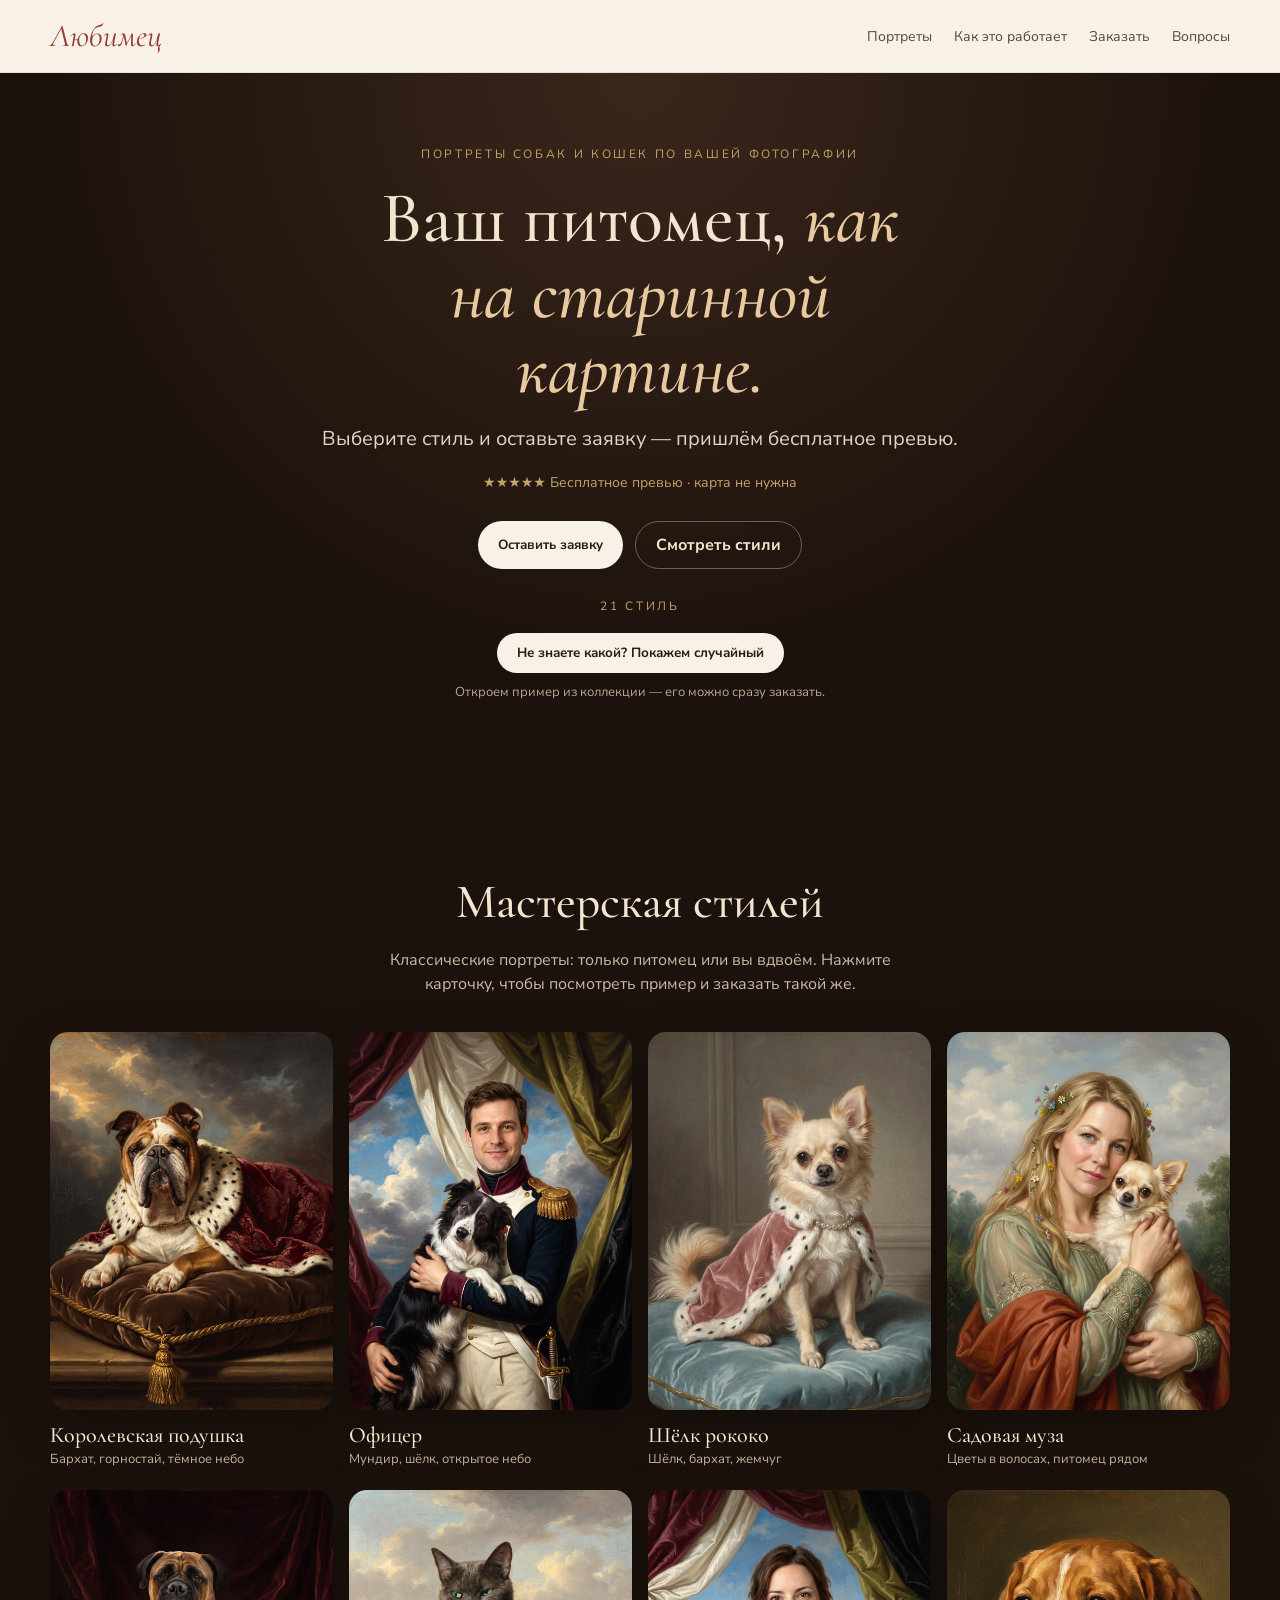
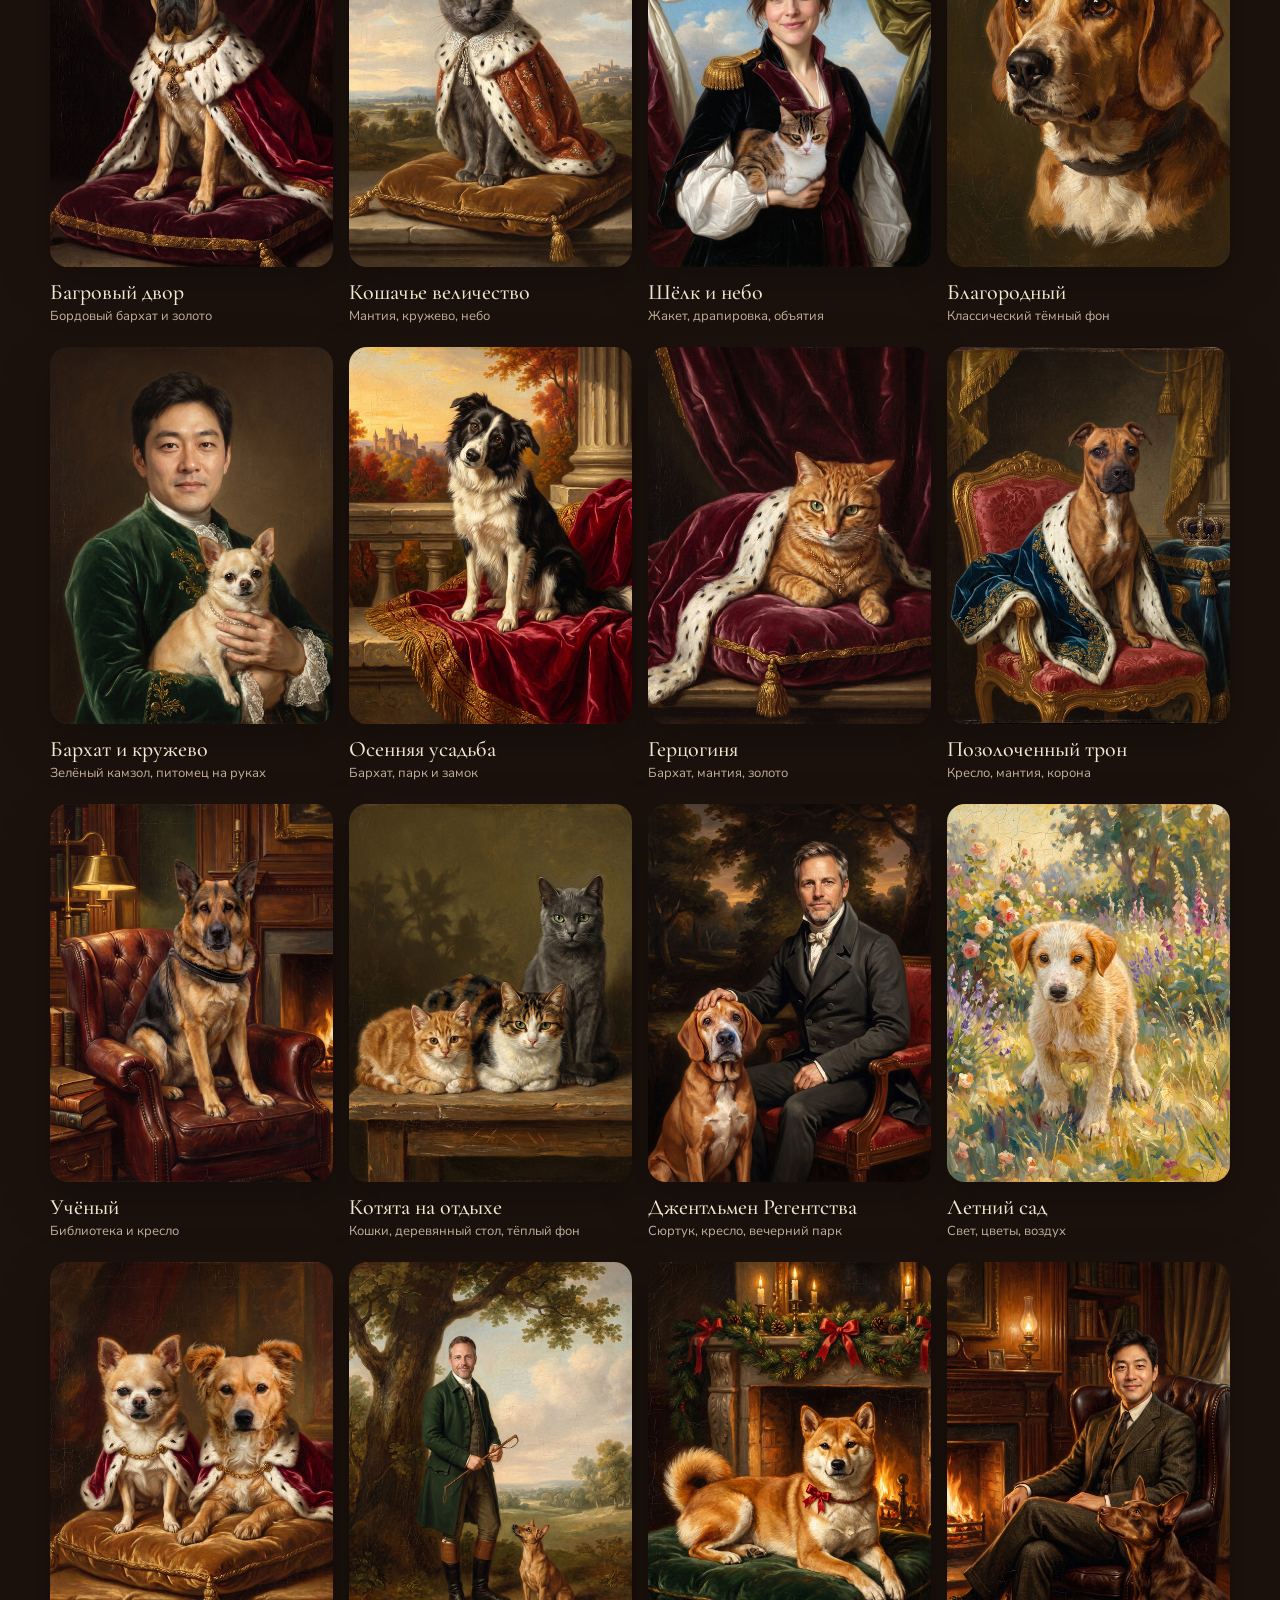
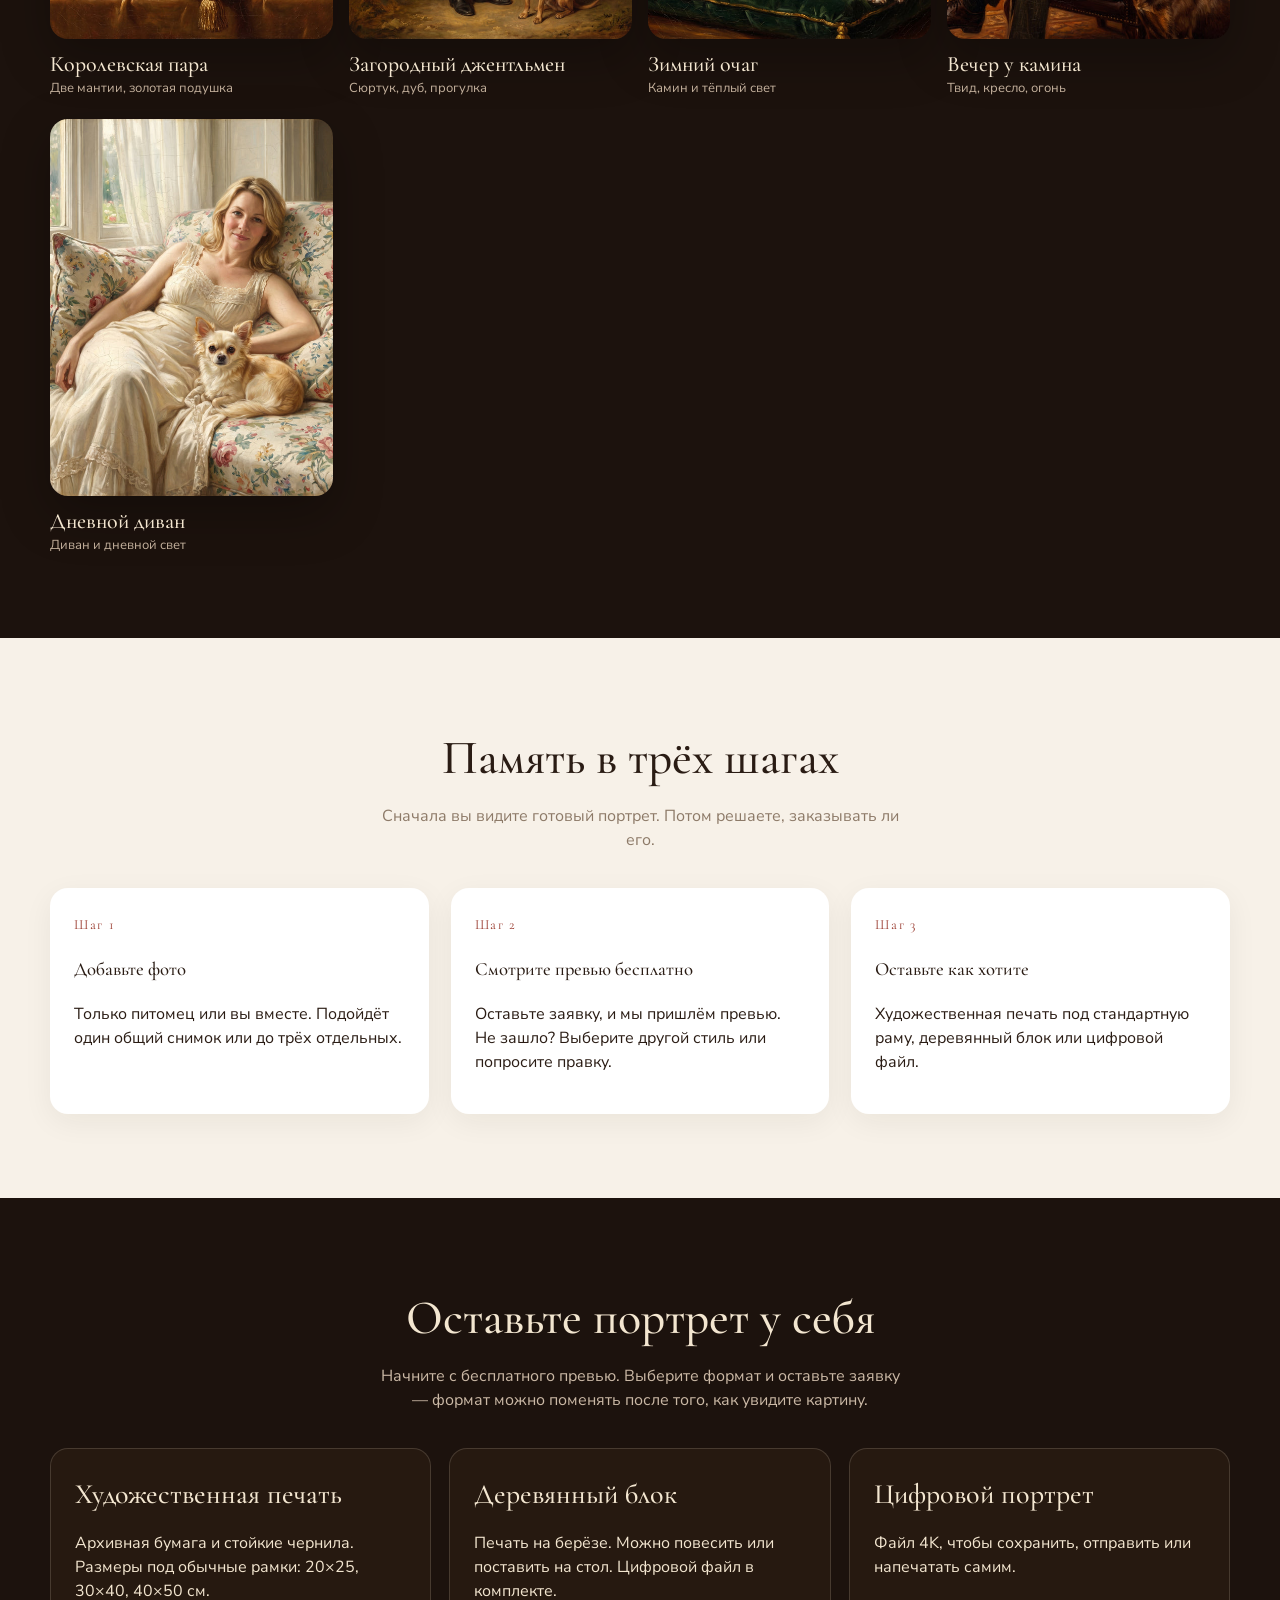
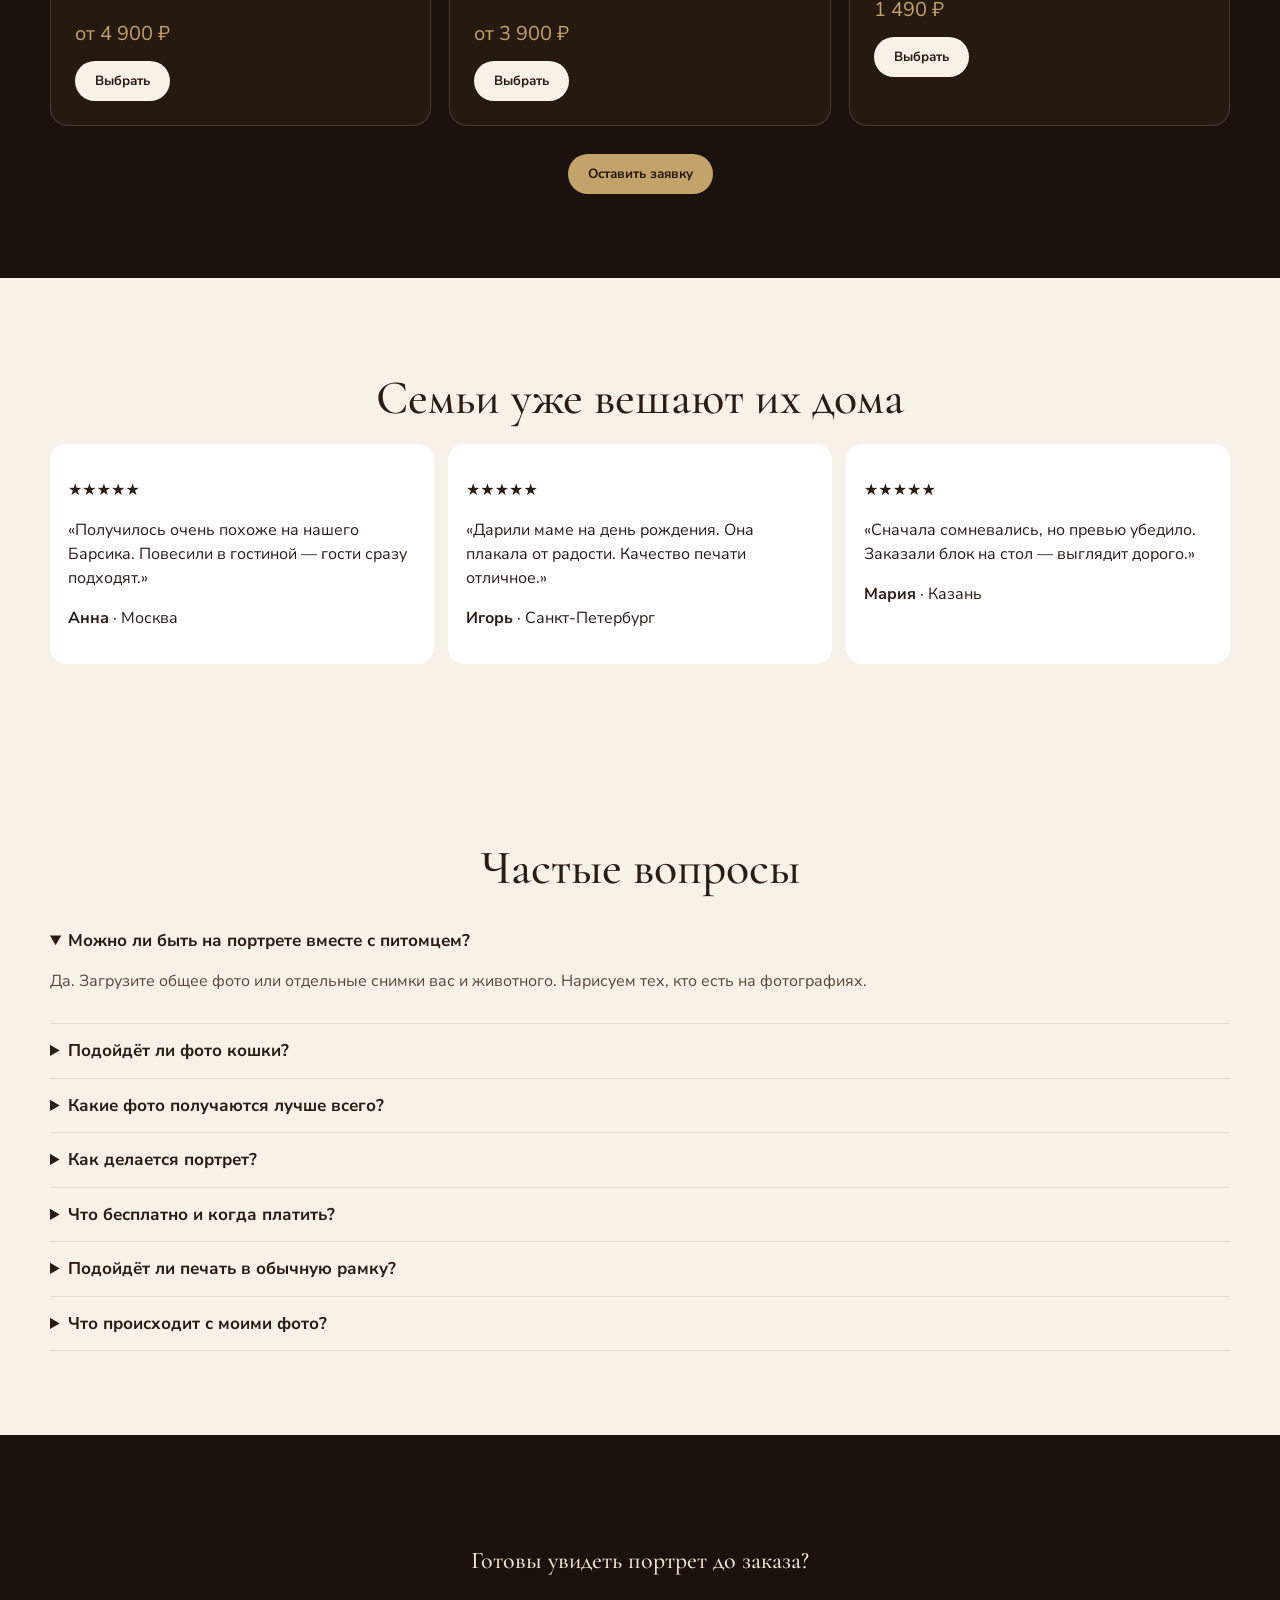
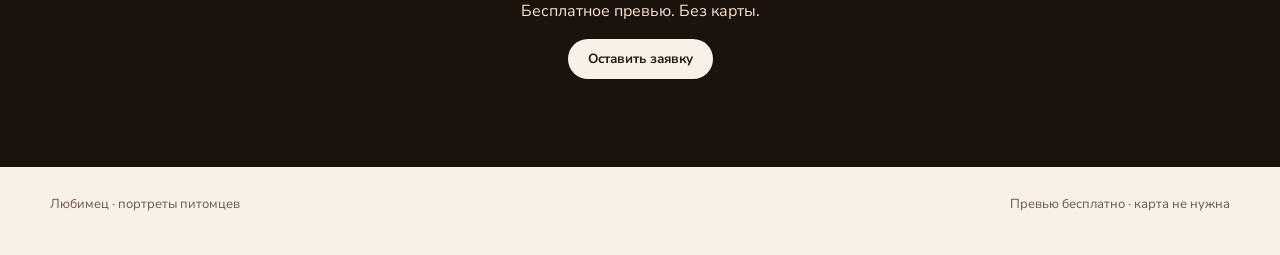
<file: index.html>
<!DOCTYPE html>
<html lang="ru">
<head>
  <meta charset="UTF-8">
  <meta name="viewport" content="width=device-width, initial-scale=1.0">
  <title>Любимец — портрет вас с питомцем</title>
  <meta name="description" content="Портреты собак и кошек в классических стилях. Загрузите фото, выберите стиль и оставьте заявку — превью бесплатно. Печать или цифровой файл.">
  <meta name="theme-color" content="#1c120d">
  <meta property="og:type" content="website">
  <meta property="og:title" content="Любимец — портрет вас с питомцем">
  <meta property="og:description" content="Выберите художественный стиль, оставьте заявку и получите бесплатное превью портрета питомца.">
  <meta property="og:locale" content="ru_RU">
  <link rel="icon" href="./favicon.svg" type="image/svg+xml">
  <link rel="preconnect" href="https://fonts.googleapis.com">
  <link rel="preconnect" href="https://fonts.gstatic.com" crossorigin>
  <link href="https://fonts.googleapis.com/css2?family=Cormorant+Garamond:ital,wght@0,500;0,600;1,500&family=Nunito+Sans:wght@400;600;700&display=swap" rel="stylesheet">
  <link rel="stylesheet" href="./css/styles.css">
</head>

<!-- Yandex.Metrika counter -->
<script type="text/javascript">
    (function(m,e,t,r,i,k,a){
        m[i]=m[i]||function(){(m[i].a=m[i].a||[]).push(arguments)};
        m[i].l=1*new Date();
        for (var j = 0; j < document.scripts.length; j++) {if (document.scripts[j].src === r) { return; }}
        k=e.createElement(t),a=e.getElementsByTagName(t)[0],k.async=1,k.src=r,a.parentNode.insertBefore(k,a)
    })(window, document,'script','https://mc.yandex.ru/metrika/tag.js?id=113410914', 'ym');

    ym(113410914, 'init', {ssr:true, webvisor:true, clickmap:true, ecommerce:"dataLayer", referrer: document.referrer, url: location.href, accurateTrackBounce:true, trackLinks:true});
</script>
<noscript><div><img src="https://mc.yandex.ru/watch/113410914" style="position:absolute; left:-9999px;" alt="" /></div></noscript>
<!-- /Yandex.Metrika counter -->
<body>
  <header class="site-header">
    <div class="container header-inner">
      <a class="logo" href="#top">Любимец</a>
      <nav class="nav" aria-label="Меню">
        <a href="#styles">Портреты</a>
        <a href="#how">Как это работает</a>
        <a href="#order">Заказать</a>
        <a href="#faq">Вопросы</a>
      </nav>
      <button class="menu-toggle" type="button" aria-label="Открыть меню" aria-expanded="false" aria-controls="mobile-nav">☰</button>
    </div>
    <nav class="mobile-nav" id="mobile-nav" aria-label="Мобильное меню">
      <a href="#styles">Портреты</a>
      <a href="#how">Как это работает</a>
      <a href="#order">Заказать</a>
      <a href="#faq">Вопросы</a>
    </nav>
  </header>

  <main id="top">
    <section class="hero">
      <div class="container">
        <p class="kicker">Портреты собак и кошек по вашей фотографии</p>
        <h1>Ваш питомец, <em>как на старинной картине.</em></h1>
        <p class="lede">Выберите стиль и оставьте заявку — пришлём бесплатное превью.</p>
        <p class="stars">★★★★★ Бесплатное превью · карта не нужна</p>
        <div class="hero-cta">
          <button class="btn btn-light" id="open-order-hero" type="button">Оставить заявку</button>
          <a class="btn btn-ghost" href="#styles">Смотреть стили</a>
        </div>
        <div class="surprise">
          <p class="kicker">21 стиль</p>
          <button class="btn btn-light" id="surprise" type="button">Не знаете какой? Покажем случайный</button>
          <p class="hint">Откроем пример из коллекции — его можно сразу заказать.</p>
        </div>
      </div>
    </section>

    <section class="section dark" id="styles">
      <div class="container">
        <h2>Мастерская стилей</h2>
        <p class="sub">Классические портреты: только питомец или вы вдвоём. Нажмите карточку, чтобы посмотреть пример и заказать такой же.</p>
        <div class="styles">
          <button class="style-card" data-style-id="cushion" data-style='{"id":"cushion","name":"Королевская подушка","blurb":"Бархатная подушка, горностай, грозовое небо.","cover":"./ps-royal-cushion.jpg"}'>
            <img alt="Стиль Королевская подушка" src="./ps-royal-cushion.jpg" loading="lazy">
            <h3>Королевская подушка</h3>
            <p>Бархат, горностай, тёмное небо</p>
          </button>
          <button class="style-card" data-style-id="officer" data-style='{"id":"officer","name":"Офицер","blurb":"Парадный мундир, шёлковые драпировки, открытое небо.","cover":"./ps-the-officer.jpg"}'>
            <img alt="Стиль Офицер" src="./ps-the-officer.jpg" loading="lazy">
            <h3>Офицер</h3>
            <p>Мундир, шёлк, открытое небо</p>
          </button>
          <button class="style-card" data-style-id="rococo" data-style='{"id":"rococo","name":"Шёлк рококо","blurb":"Голубой шёлк, розовый бархат, жемчуг.","cover":"./ps-rococo-silk.jpg"}'>
            <img alt="Стиль Шёлк рококо" src="./ps-rococo-silk.jpg" loading="lazy">
            <h3>Шёлк рококо</h3>
            <p>Шёлк, бархат, жемчуг</p>
          </button>
          <button class="style-card" data-style-id="muse" data-style='{"id":"muse","name":"Садовая муза","blurb":"Цветы в волосах, питомец на руках.","cover":"./ps-garden-muse.jpg"}'>
            <img alt="Стиль Садовая муза" src="./ps-garden-muse.jpg" loading="lazy">
            <h3>Садовая муза</h3>
            <p>Цветы в волосах, питомец рядом</p>
          </button>
          <button class="style-card" data-style-id="crimson" data-style='{"id":"crimson","name":"Багровый двор","blurb":"Бордовый бархат, золото, горностай.","cover":"./ps-crimson-court.jpg"}'>
            <img alt="Стиль Багровый двор" src="./ps-crimson-court.jpg" loading="lazy">
            <h3>Багровый двор</h3>
            <p>Бордовый бархат и золото</p>
          </button>
          <button class="style-card" data-style-id="feline" data-style='{"id":"feline","name":"Кошачье величество","blurb":"Парчовая мантия, кружевной воротник, тосканский пейзаж.","cover":"./ps-feline-majesty.jpg"}'>
            <img alt="Стиль Кошачье величество" src="./ps-feline-majesty.jpg" loading="lazy">
            <h3>Кошачье величество</h3>
            <p>Мантия, кружево, небо</p>
          </button>
          <button class="style-card" data-style-id="silk" data-style='{"id":"silk","name":"Шёлк и небо","blurb":"Бархатный жакет, питомец на руках.","cover":"./ps-silk-and-sky.jpg"}'>
            <img alt="Стиль Шёлк и небо" src="./ps-silk-and-sky.jpg" loading="lazy">
            <h3>Шёлк и небо</h3>
            <p>Жакет, драпировка, объятия</p>
          </button>
          <button class="style-card" data-style-id="noble" data-style='{"id":"noble","name":"Благородный","blurb":"Голова и грудь, тёмный классический фон.","cover":"./ps-the-noble.jpg"}'>
            <img alt="Стиль Благородный" src="./ps-the-noble.jpg" loading="lazy">
            <h3>Благородный</h3>
            <p>Классический тёмный фон</p>
          </button>
          <button class="style-card" data-style-id="lace" data-style='{"id":"lace","name":"Бархат и кружево","blurb":"Зелёный камзол, кружевное жабо.","cover":"./ps-velvet-and-lace.jpg"}'>
            <img alt="Стиль Бархат и кружево" src="./ps-velvet-and-lace.jpg" loading="lazy">
            <h3>Бархат и кружево</h3>
            <p>Зелёный камзол, питомец на руках</p>
          </button>
          <button class="style-card" data-style-id="autumn" data-style='{"id":"autumn","name":"Осенняя усадьба","blurb":"Красный бархат, осенние деревья, замок.","cover":"./ps-autumn-estate.jpg"}'>
            <img alt="Стиль Осенняя усадьба" src="./ps-autumn-estate.jpg" loading="lazy">
            <h3>Осенняя усадьба</h3>
            <p>Бархат, парк и замок</p>
          </button>
          <button class="style-card" data-style-id="duchess" data-style='{"id":"duchess","name":"Герцогиня","blurb":"Бордовый бархат, горностай, золотая цепь.","cover":"./ps-the-duchess.jpg"}'>
            <img alt="Стиль Герцогиня" src="./ps-the-duchess.jpg" loading="lazy">
            <h3>Герцогиня</h3>
            <p>Бархат, мантия, золото</p>
          </button>
          <button class="style-card" data-style-id="throne" data-style='{"id":"throne","name":"Позолоченный трон","blurb":"Золотое кресло, синяя мантия, маленькая корона.","cover":"./ps-gilded-throne.jpg"}'>
            <img alt="Стиль Позолоченный трон" src="./ps-gilded-throne.jpg" loading="lazy">
            <h3>Позолоченный трон</h3>
            <p>Кресло, мантия, корона</p>
          </button>
          <button class="style-card" data-style-id="library" data-style='{"id":"library","name":"Учёный","blurb":"Кожаное кресло, книги и камин.","cover":"./ps-the-scholar.jpg"}'>
            <img alt="Стиль Учёный" src="./ps-the-scholar.jpg" loading="lazy">
            <h3>Учёный</h3>
            <p>Библиотека и кресло</p>
          </button>
          <button class="style-card" data-style-id="kittens" data-style='{"id":"kittens","name":"Котята на отдыхе","blurb":"Кошки на старом деревянном столе, мягкий тёплый свет.","cover":"./ps-kittens-at-rest.jpg"}'>
            <img alt="Стиль Котята на отдыхе" src="./ps-kittens-at-rest.jpg" loading="lazy">
            <h3>Котята на отдыхе</h3>
            <p>Кошки, деревянный стол, тёплый фон</p>
          </button>
          <button class="style-card" data-style-id="regency" data-style='{"id":"regency","name":"Джентльмен Регентства","blurb":"Тёмный сюртук, красное кресло, вечерний парк.","cover":"./ps-regency-gentleman.jpg"}'>
            <img alt="Стиль Джентльмен Регентства" src="./ps-regency-gentleman.jpg" loading="lazy">
            <h3>Джентльмен Регентства</h3>
            <p>Сюртук, кресло, вечерний парк</p>
          </button>
          <button class="style-card" data-style-id="garden" data-style='{"id":"garden","name":"Летний сад","blurb":"Импрессионизм, солнечные цветы.","cover":"./ps-summer-garden.jpg"}'>
            <img alt="Стиль Летний сад" src="./ps-summer-garden.jpg" loading="lazy">
            <h3>Летний сад</h3>
            <p>Свет, цветы, воздух</p>
          </button>
          <button class="style-card" data-style-id="pair" data-style='{"id":"pair","name":"Королевская пара","blurb":"Двое питомцев в бархатных мантиях на золотой подушке.","cover":"./ps-royal-pair.jpg"}'>
            <img alt="Стиль Королевская пара" src="./ps-royal-pair.jpg" loading="lazy">
            <h3>Королевская пара</h3>
            <p>Две мантии, золотая подушка</p>
          </button>
          <button class="style-card" data-style-id="country" data-style='{"id":"country","name":"Загородный джентльмен","blurb":"Зелёный сюртук, старый дуб, английский пейзаж.","cover":"./ps-country-gentleman.jpg"}'>
            <img alt="Стиль Загородный джентльмен" src="./ps-country-gentleman.jpg" loading="lazy">
            <h3>Загородный джентльмен</h3>
            <p>Сюртук, дуб, прогулка</p>
          </button>
          <button class="style-card" data-style-id="hearth" data-style='{"id":"hearth","name":"Зимний очаг","blurb":"Камин, гирлянда и свет свечей.","cover":"./ps-winter-hearth.jpg"}'>
            <img alt="Стиль Зимний очаг" src="./ps-winter-hearth.jpg" loading="lazy">
            <h3>Зимний очаг</h3>
            <p>Камин и тёплый свет</p>
          </button>
          <button class="style-card" data-style-id="fireside" data-style='{"id":"fireside","name":"Вечер у камина","blurb":"Твидовый костюм, кожаное кресло, огонь в камине.","cover":"./ps-fireside-evening.jpg"}'>
            <img alt="Стиль Вечер у камина" src="./ps-fireside-evening.jpg" loading="lazy">
            <h3>Вечер у камина</h3>
            <p>Твид, кресло, огонь</p>
          </button>
          <button class="style-card" data-style-id="sofa" data-style='{"id":"sofa","name":"Дневной диван","blurb":"Цветочный диван, мягкий дневной свет.","cover":"./ps-afternoon-sofa.jpg"}'>
            <img alt="Стиль Дневной диван" src="./ps-afternoon-sofa.jpg" loading="lazy">
            <h3>Дневной диван</h3>
            <p>Диван и дневной свет</p>
          </button>
        </div>
      </div>
    </section>

    <section class="section" id="how">
      <div class="container">
        <h2>Память в трёх шагах</h2>
        <p class="sub">Сначала вы видите готовый портрет. Потом решаете, заказывать ли его.</p>
        <div class="steps">
          <article class="step">
            <span>Шаг 1</span>
            <h3>Добавьте фото</h3>
            <p>Только питомец или вы вместе. Подойдёт один общий снимок или до трёх отдельных.</p>
          </article>
          <article class="step">
            <span>Шаг 2</span>
            <h3>Смотрите превью бесплатно</h3>
            <p>Оставьте заявку, и мы пришлём превью. Не зашло? Выберите другой стиль или попросите правку.</p>
          </article>
          <article class="step">
            <span>Шаг 3</span>
            <h3>Оставьте как хотите</h3>
            <p>Художественная печать под стандартную раму, деревянный блок или цифровой файл.</p>
          </article>
        </div>
      </div>
    </section>

    <section class="section dark" id="order">
      <div class="container">
        <h2>Оставьте портрет у себя</h2>
        <p class="sub">Начните с бесплатного превью. Выберите формат и оставьте заявку — формат можно поменять после того, как увидите картину.</p>
        <div class="products">
          <article class="product" data-format="Художественная печать">
            <h3>Художественная печать</h3>
            <p>Архивная бумага и стойкие чернила. Размеры под обычные рамки: 20×25, 30×40, 40×50 см.</p>
            <p class="price">от 4 900 ₽</p>
            <button class="btn btn-light product-pick" type="button">Выбрать</button>
          </article>
          <article class="product" data-format="Деревянный блок">
            <h3>Деревянный блок</h3>
            <p>Печать на берёзе. Можно повесить или поставить на стол. Цифровой файл в комплекте.</p>
            <p class="price">от 3 900 ₽</p>
            <button class="btn btn-light product-pick" type="button">Выбрать</button>
          </article>
          <article class="product" data-format="Цифровой портрет">
            <h3>Цифровой портрет</h3>
            <p>Файл 4K, чтобы сохранить, отправить или напечатать самим.</p>
            <p class="price">1 490 ₽</p>
            <button class="btn btn-light product-pick" type="button">Выбрать</button>
          </article>
        </div>

        <div class="order-cta">
          <button class="btn btn-gold" id="open-order" type="button">Оставить заявку</button>
        </div>
      </div>
    </section>

    <section class="section">
      <div class="container">
        <h2>Семьи уже вешают их дома</h2>
        <div class="reviews">
          <article class="review">
            <p>★★★★★</p>
            <p>«Получилось очень похоже на нашего Барсика. Повесили в гостиной — гости сразу подходят.»</p>
            <p><strong>Анна</strong> · Москва</p>
          </article>
          <article class="review">
            <p>★★★★★</p>
            <p>«Дарили маме на день рождения. Она плакала от радости. Качество печати отличное.»</p>
            <p><strong>Игорь</strong> · Санкт-Петербург</p>
          </article>
          <article class="review">
            <p>★★★★★</p>
            <p>«Сначала сомневались, но превью убедило. Заказали блок на стол — выглядит дорого.»</p>
            <p><strong>Мария</strong> · Казань</p>
          </article>
        </div>
      </div>
    </section>

    <section class="section" id="faq">
      <div class="container">
        <h2>Частые вопросы</h2>
        <div class="faq">
          <details open>
            <summary>Можно ли быть на портрете вместе с питомцем?</summary>
            <p>Да. Загрузите общее фото или отдельные снимки вас и животного. Нарисуем тех, кто есть на фотографиях.</p>
          </details>
          <details>
            <summary>Подойдёт ли фото кошки?</summary>
            <p>Да. Есть стили специально для кошек, и любой другой стиль тоже работает.</p>
          </details>
          <details>
            <summary>Какие фото получаются лучше всего?</summary>
            <p>Морда к камере, оба глаза видны, свет без вспышки. Селфи нормально. Без очков, шапок, сильных фильтров и сильной смазанности.</p>
          </details>
          <details>
            <summary>Как делается портрет?</summary>
            <p>Портрет создаётся в выбранном стиле по вашим фото. Превью бесплатное: посмотрите его внимательно, прежде чем заказывать, и попросите правки, если что-то не так.</p>
          </details>
          <details>
            <summary>Что бесплатно и когда платить?</summary>
            <p>Превью бесплатно, карта не нужна. Платите только если заказываете печать, блок или файл.</p>
          </details>
          <details>
            <summary>Подойдёт ли печать в обычную рамку?</summary>
            <p>Да. Стандартные размеры, архивная бумага.</p>
          </details>
          <details>
            <summary>Что происходит с моими фото?</summary>
            <p>Они нужны только чтобы написать портрет. Мы не публикуем их и не используем в рекламе.</p>
          </details>
        </div>
      </div>
    </section>

    <section class="cta-band">
      <div class="container">
        <h2>Готовы увидеть портрет до заказа?</h2>
        <p class="sub">Бесплатное превью. Без карты.</p>
        <button class="btn btn-light" id="open-order-cta" type="button">Оставить заявку</button>
      </div>
    </section>
  </main>

  <div class="studio" id="studio" role="dialog" aria-modal="true" aria-labelledby="result-title" aria-hidden="true">
    <div class="studio-card">
      <button class="close-x" id="close-studio" type="button" aria-label="Закрыть">×</button>
      <div class="frame">
        <div class="result-art" id="result-stage">
          <img id="result-image" alt="Пример стиля">
        </div>
      </div>
      <div class="studio-side">
        <p class="kicker">Пример стиля</p>
        <h2 id="result-title">Стиль</h2>
        <p id="result-desc"></p>
        <p>Понравился стиль? Оставьте заявку — по вашему фото мы сделаем такой же портрет и пришлём бесплатное превью.</p>
        <div class="studio-actions">
          <button class="btn btn-gold" id="studio-order" type="button">Заказать в этом стиле</button>
          <button class="btn btn-light" id="next-style" type="button">Другой стиль</button>
        </div>
      </div>
    </div>
  </div>

  <div class="studio order-modal" id="order-modal" role="dialog" aria-modal="true" aria-labelledby="order-title" aria-hidden="true">
    <div class="order-card">
      <button class="close-x" id="close-order" type="button" aria-label="Закрыть">×</button>

      <div id="price-step">
        <h2 id="order-title">Выберите формат</h2>
        <p class="form-lead">Сначала выберите, как хотите получить портрет. Дальше заполните заявку.</p>
        <div class="price-picks">
          <button class="price-pick" type="button" data-format="Художественная печать" data-price="от 4 900 ₽">
            <h3>Художественная печать</h3>
            <p>Архивная бумага, размеры под обычную раму.</p>
            <span>от 4 900 ₽</span>
          </button>
          <button class="price-pick" type="button" data-format="Деревянный блок" data-price="от 3 900 ₽">
            <h3>Деревянный блок</h3>
            <p>Печать на берёзе. Можно повесить или поставить.</p>
            <span>от 3 900 ₽</span>
          </button>
          <button class="price-pick" type="button" data-format="Цифровой портрет" data-price="1 490 ₽">
            <h3>Цифровой портрет</h3>
            <p>Файл 4K — сохранить, отправить или напечатать самим.</p>
            <span>1 490 ₽</span>
          </button>
        </div>
      </div>

      <form class="order-form" id="order-form" hidden novalidate>
        <h2>Оставить заявку</h2>
        <p class="form-lead">Ответим в мессенджере или по телефону и пришлём бесплатное превью.</p>
        <div class="style-chip" id="order-format-chip">
          <span>Формат: <strong id="order-format-name"></strong> · <em id="order-format-price"></em></span>
          <button class="btn btn-light btn-tiny" id="change-format" type="button">Изменить</button>
        </div>
        <div class="style-chip" id="order-style-chip" hidden>
          <img id="order-style-img" alt="">
          <span>Стиль: <strong id="order-style-name"></strong></span>
        </div>
        <div class="form-grid">
          <label class="field">
            <span>Ваше имя</span>
            <input name="name" type="text" required maxlength="80" autocomplete="name">
          </label>
          <label class="field">
            <span>Как связаться</span>
            <input name="contact" type="text" required maxlength="120" autocomplete="tel" placeholder="Номер MAX или username Telegram">
            <small>Введите номер MAX или username Telegram</small>
          </label>
          <label class="field wide">
            <span>Стиль</span>
            <select name="style" id="order-style">
              <option value="Подберите за меня">Подберите за меня</option>
            </select>
          </label>
          <input type="hidden" name="format" id="order-format">
          <input type="hidden" name="price" id="order-price">
          <div class="field wide">
            <span>Фото (до 3)</span>
            <div class="order-photos">
              <div class="previews previews-left" data-previews></div>
              <button class="file-btn" type="button" id="order-add-photo">Добавить фото</button>
              <input id="photos-order" type="file" accept="image/*" multiple hidden>
            </div>
            <p class="photo-msg" data-photo-msg role="status" aria-live="polite"></p>
          </div>
          <label class="field wide">
            <span>Комментарий <small>(необязательно)</small></span>
            <textarea name="comment" rows="3" maxlength="1000" placeholder="Например: хочу, чтобы кот был в короне"></textarea>
          </label>
        </div>
        <input class="hp" name="website" type="text" tabindex="-1" autocomplete="off" aria-hidden="true">
        <label class="consent">
          <input type="checkbox" name="consent" required>
          <span>Согласен на обработку персональных данных для связи по заявке</span>
        </label>
        <button class="btn btn-gold btn-wide" type="submit" id="order-submit">Отправить</button>
        <p class="form-note" id="order-note" role="status" aria-live="polite"></p>
      </form>
      <div class="order-success" id="order-success" hidden>
        <h2>Заявка отправлена</h2>
        <p>Спасибо! Мы свяжемся с вами в ближайшее время и пришлём бесплатное превью.</p>
        <button class="btn btn-gold" id="order-done" type="button">Готово</button>
      </div>
    </div>
  </div>

  <footer class="container footer">
    <span>Любимец · портреты питомцев</span>
    <span>Превью бесплатно · карта не нужна</span>
  </footer>
  <script src="./js/config.js"></script>
  <script src="./js/main.js"></script>
</body>
</html>
</file>
<file: css/styles.css>
:root {
  --bg: #1c120d;
  --bg-2: #261910;
  --bg-3: #312117;
  --paper: #f7f1e8;
  --paper-2: #efe6d8;
  --ink: #2a1c14;
  --muted: #8d7a68;
  --cream: #f3e6d0;
  --gold: #c4a36a;
  --line: rgba(243, 230, 208, 0.16);
  --shadow: 0 18px 50px rgba(0, 0, 0, 0.28);
  --serif: "Cormorant Garamond", Georgia, serif;
  --sans: "Nunito Sans", system-ui, sans-serif;
  --max: 1180px;
}

*,
*::before,
*::after { box-sizing: border-box; }

html { scroll-behavior: smooth; }

body {
  margin: 0;
  background: var(--paper);
  color: var(--ink);
  font-family: var(--sans);
  line-height: 1.5;
}

img { max-width: 100%; display: block; }
a { color: inherit; text-decoration: none; }
button, input, select, textarea { font-family: inherit; }

.container {
  width: min(var(--max), calc(100% - 40px));
  margin: 0 auto;
}

.site-header {
  position: sticky;
  top: 0;
  z-index: 30;
  background: rgba(247, 241, 232, 0.94);
  backdrop-filter: blur(16px);
  border-bottom: 1px solid rgba(42, 28, 20, 0.08);
}

.header-inner {
  height: 72px;
  display: flex;
  align-items: center;
  gap: 24px;
}

.logo {
  font-family: var(--serif);
  font-size: 32px;
  font-style: italic;
  color: #9a3b2f;
}

.nav {
  margin-left: auto;
  display: flex;
  gap: 22px;
  font-size: 14px;
  color: #5b4638;
}

.nav a:hover { color: var(--ink); }
.nav a.active { text-decoration: underline; text-underline-offset: 8px; }

.header-icons {
  display: flex;
  gap: 8px;
  margin-left: 8px;
}

.icon-btn, .menu-toggle {
  width: 40px;
  height: 40px;
  border: 0;
  background: transparent;
  border-radius: 50%;
  cursor: pointer;
  color: var(--ink);
}

.menu-toggle { display: none; }

.hero {
  background:
    radial-gradient(circle at 50% 0%, #3a271b, var(--bg) 62%);
  color: var(--cream);
  padding: 72px 0 80px;
  text-align: center;
}

.kicker {
  letter-spacing: 0.22em;
  text-transform: uppercase;
  font-size: 12px;
  color: var(--gold);
  margin: 0 0 18px;
}

h1, h2, h3, .script {
  font-family: var(--serif);
  font-weight: 500;
}

h1 {
  font-size: clamp(40px, 6.4vw, 72px);
  line-height: 1.05;
  margin: 0 auto 16px;
  max-width: 16ch;
}

h1 em {
  font-style: italic;
  color: #e8c9a0;
}

.hero .lede {
  margin: 0 auto 18px;
  font-size: 20px;
  color: #e4d5c2;
}

.stars {
  color: var(--gold);
  font-size: 14px;
  margin-bottom: 28px;
}

.upload-card {
  width: min(560px, 100%);
  margin: 0 auto;
  padding: 22px;
  border: 1px dashed rgba(243, 230, 208, 0.35);
  border-radius: 18px;
  background: rgba(255, 255, 255, 0.03);
}

.upload-card p {
  margin: 0 0 16px;
  color: #d7c4ae;
  font-size: 15px;
}

.dropzone {
  border: 1px dashed rgba(243, 230, 208, 0.45);
  border-radius: 14px;
  padding: 28px 18px;
  cursor: pointer;
  background: rgba(0, 0, 0, 0.12);
}

.dropzone strong {
  display: block;
  font-size: 18px;
  margin-bottom: 8px;
}

.file-btn, .btn {
  display: inline-flex;
  align-items: center;
  justify-content: center;
  border: 0;
  border-radius: 999px;
  padding: 11px 20px;
  cursor: pointer;
  font-weight: 700;
  transition: transform 0.2s ease, background 0.2s ease;
}

.file-btn, .btn-light {
  background: var(--paper);
  color: var(--ink);
}

.btn-dark {
  background: var(--ink);
  color: var(--paper);
}

.btn-gold {
  background: var(--gold);
  color: #24170f;
}

.btn:hover, .file-btn:hover { transform: translateY(-1px); }

.previews {
  display: flex;
  justify-content: center;
  gap: 8px;
  flex-wrap: wrap;
  margin-top: 14px;
}

.previews img {
  width: 64px;
  height: 64px;
  object-fit: cover;
  border-radius: 10px;
  border: 1px solid var(--line);
}

.surprise {
  margin-top: 22px;
}

.surprise .hint {
  margin: 10px 0 0;
  font-size: 13px;
  color: #b9a48e;
}

.section {
  padding: 84px 0;
}

.section.dark {
  background: var(--bg);
  color: var(--cream);
}

.section h2 {
  font-size: clamp(32px, 4vw, 48px);
  text-align: center;
  margin: 0 0 10px;
}

.section .sub {
  text-align: center;
  color: var(--muted);
  margin: 0 auto 36px;
  max-width: 52ch;
}

.section.dark .sub { color: #cbb9a6; }

.styles {
  display: grid;
  grid-template-columns: repeat(4, 1fr);
  gap: 22px 16px;
}

.style-card {
  background: transparent;
  border: 0;
  padding: 0;
  text-align: left;
  cursor: pointer;
  color: inherit;
}

.style-card img,
.frame img,
.result-art img {
  width: 100%;
  aspect-ratio: 3 / 4;
  object-fit: cover;
  border-radius: 18px;
  box-shadow: var(--shadow);
}

.style-card:hover img { transform: translateY(-4px); }
.style-card img { transition: transform 0.25s ease; }

.style-card h3 {
  margin: 12px 0 2px;
  font-size: 22px;
}

.style-card p {
  margin: 0;
  font-size: 13px;
  color: #c3b09c;
}

.hero-cta {
  display: flex;
  justify-content: center;
  flex-wrap: wrap;
  gap: 12px;
  margin-bottom: 28px;
}

.btn-ghost {
  background: transparent;
  color: var(--cream);
  border: 1px solid rgba(243, 230, 208, 0.35);
}

.studio,
.order-modal {
  display: none;
  position: fixed;
  inset: 0;
  z-index: 50;
  background: rgba(16, 10, 7, 0.72);
  padding: 24px;
  overflow: auto;
}

.order-modal { z-index: 60; }

.studio.open,
.order-modal.open {
  display: grid;
  place-items: start center;
}

.studio-card,
.order-card {
  position: relative;
  width: min(980px, 100%);
  margin: 24px auto;
  background: #3a281c;
  color: var(--cream);
  border-radius: 24px;
  padding: 22px;
}

.studio-card {
  display: grid;
  grid-template-columns: 1.05fr 0.95fr;
  gap: 24px;
}

.order-card { width: min(720px, 100%); }

.price-picks {
  display: grid;
  gap: 12px;
}

.price-pick {
  text-align: left;
  background: rgba(0, 0, 0, 0.18);
  border: 1px solid var(--line);
  border-radius: 16px;
  padding: 16px 18px;
  color: var(--cream);
  cursor: pointer;
}

.price-pick:hover,
.price-pick:focus {
  border-color: var(--gold);
}

.price-pick h3 {
  margin: 0 0 4px;
  font-size: 24px;
}

.price-pick p {
  margin: 0;
  color: #dccab6;
  font-size: 14px;
}

.price-pick span {
  display: block;
  margin-top: 8px;
  color: var(--gold);
  font-weight: 700;
}

.btn-tiny {
  padding: 6px 12px;
  font-size: 12px;
  margin-left: auto;
}

#order-format-chip {
  justify-content: space-between;
}

.btn[disabled] {
  opacity: 0.6;
  pointer-events: none;
}

.order-form h2,
.order-success h2 {
  font-size: 36px;
  margin: 0 0 8px;
}

.form-lead {
  margin: 0 0 20px;
  color: #dccab6;
}

.form-grid {
  display: grid;
  grid-template-columns: 1fr 1fr;
  gap: 14px;
}

.field small {
  color: #cbb9a6;
  font-size: 12px;
}

.field.wide { grid-column: 1 / -1; }

.field input,
.field select,
.field textarea {
  width: 100%;
  border: 0;
  border-radius: 12px;
  padding: 12px 14px;
  background: #f7f1e8;
  color: var(--ink);
}

.style-chip {
  display: flex;
  align-items: center;
  gap: 10px;
  margin-bottom: 16px;
  padding: 8px;
  border-radius: 12px;
  background: rgba(0, 0, 0, 0.18);
}

.style-chip img {
  width: 44px;
  height: 58px;
  object-fit: cover;
  border-radius: 8px;
}

.order-photos {
  display: flex;
  flex-wrap: wrap;
  align-items: center;
  gap: 10px;
}

.previews {
  display: flex;
  gap: 8px;
  flex-wrap: wrap;
}

.previews img {
  width: 64px;
  height: 64px;
  object-fit: cover;
  border-radius: 10px;
}

.consent {
  display: flex;
  gap: 10px;
  align-items: flex-start;
  margin: 16px 0;
  font-size: 13px;
  color: #dccab6;
}

.btn-wide { width: 100%; }
.hp { position: absolute; left: -9999px; opacity: 0; }
.form-note { min-height: 1.4em; }
.order-cta { text-align: center; margin-top: 28px; }
body.modal-open { overflow: hidden; }

.frame {
  background: #2a1c14;
  border-radius: 18px;
  padding: 14px;
}

.result-art {
  position: relative;
  border-radius: 14px;
  overflow: hidden;
  min-height: 420px;
  background: #1a110c;
}

.result-art.loading::after {
  content: "Пишем портрет… около минуты";
  position: absolute;
  inset: 0;
  display: grid;
  place-items: center;
  background: rgba(26, 17, 12, 0.72);
  font-family: var(--serif);
  font-size: 28px;
}

.studio-side h2 { text-align: left; font-size: 36px; margin-bottom: 8px; }
.studio-side p { color: #dccab6; }
.studio-actions { display: flex; flex-wrap: wrap; gap: 10px; margin: 18px 0; }
.close-x {
  position: absolute;
  top: 16px;
  right: 18px;
  background: transparent;
  border: 0;
  color: var(--cream);
  font-size: 28px;
  cursor: pointer;
}

.steps {
  display: grid;
  grid-template-columns: repeat(3, 1fr);
  gap: 22px;
}

.step {
  background: #fff;
  border-radius: 18px;
  padding: 24px;
  box-shadow: 0 8px 30px rgba(42, 28, 20, 0.06);
}

.step span {
  font-family: var(--serif);
  color: #9a3b2f;
  font-size: 14px;
  letter-spacing: 0.12em;
}

.products {
  display: grid;
  grid-template-columns: repeat(3, 1fr);
  gap: 18px;
}

.product {
  background: var(--bg-2);
  border: 1px solid var(--line);
  border-radius: 18px;
  padding: 24px;
}

.product h3 { margin: 0 0 8px; font-size: 28px; }
.price { font-size: 20px; color: var(--gold); margin: 12px 0; }

.faq details {
  border-bottom: 1px solid rgba(42, 28, 20, 0.1);
  padding: 14px 0;
}

.faq summary {
  cursor: pointer;
  font-weight: 700;
  font-size: 17px;
}

.faq p { color: #5b4638; }

.reviews {
  display: grid;
  grid-template-columns: repeat(3, 1fr);
  gap: 14px;
}

.review {
  background: #fff;
  border-radius: 16px;
  padding: 18px;
}

.cta-band {
  text-align: center;
  background: var(--bg);
  color: var(--cream);
  padding: 88px 0;
}

.footer {
  padding: 28px 0 40px;
  color: #6b5748;
  font-size: 13px;
  display: flex;
  justify-content: space-between;
  gap: 12px;
}

.mobile-nav {
  display: none;
  flex-direction: column;
  gap: 12px;
  padding: 0 20px 16px;
}

.mobile-nav.open { display: flex; }

@media (max-width: 980px) {
  .styles, .steps, .products, .reviews, .studio-card {
    grid-template-columns: 1fr 1fr;
  }
}

@media (max-width: 720px) {
  .nav { display: none; }
  .menu-toggle { display: grid; place-items: center; margin-left: auto; }
  .styles, .steps, .products, .reviews, .studio-card, .form-grid {
    grid-template-columns: 1fr;
  }
  .hero { padding: 48px 0 56px; }
  .footer { flex-direction: column; }
}

@media (prefers-reduced-motion: reduce) {
  html { scroll-behavior: auto; }
  .style-card img, .btn { transition: none; }
}
</file>
